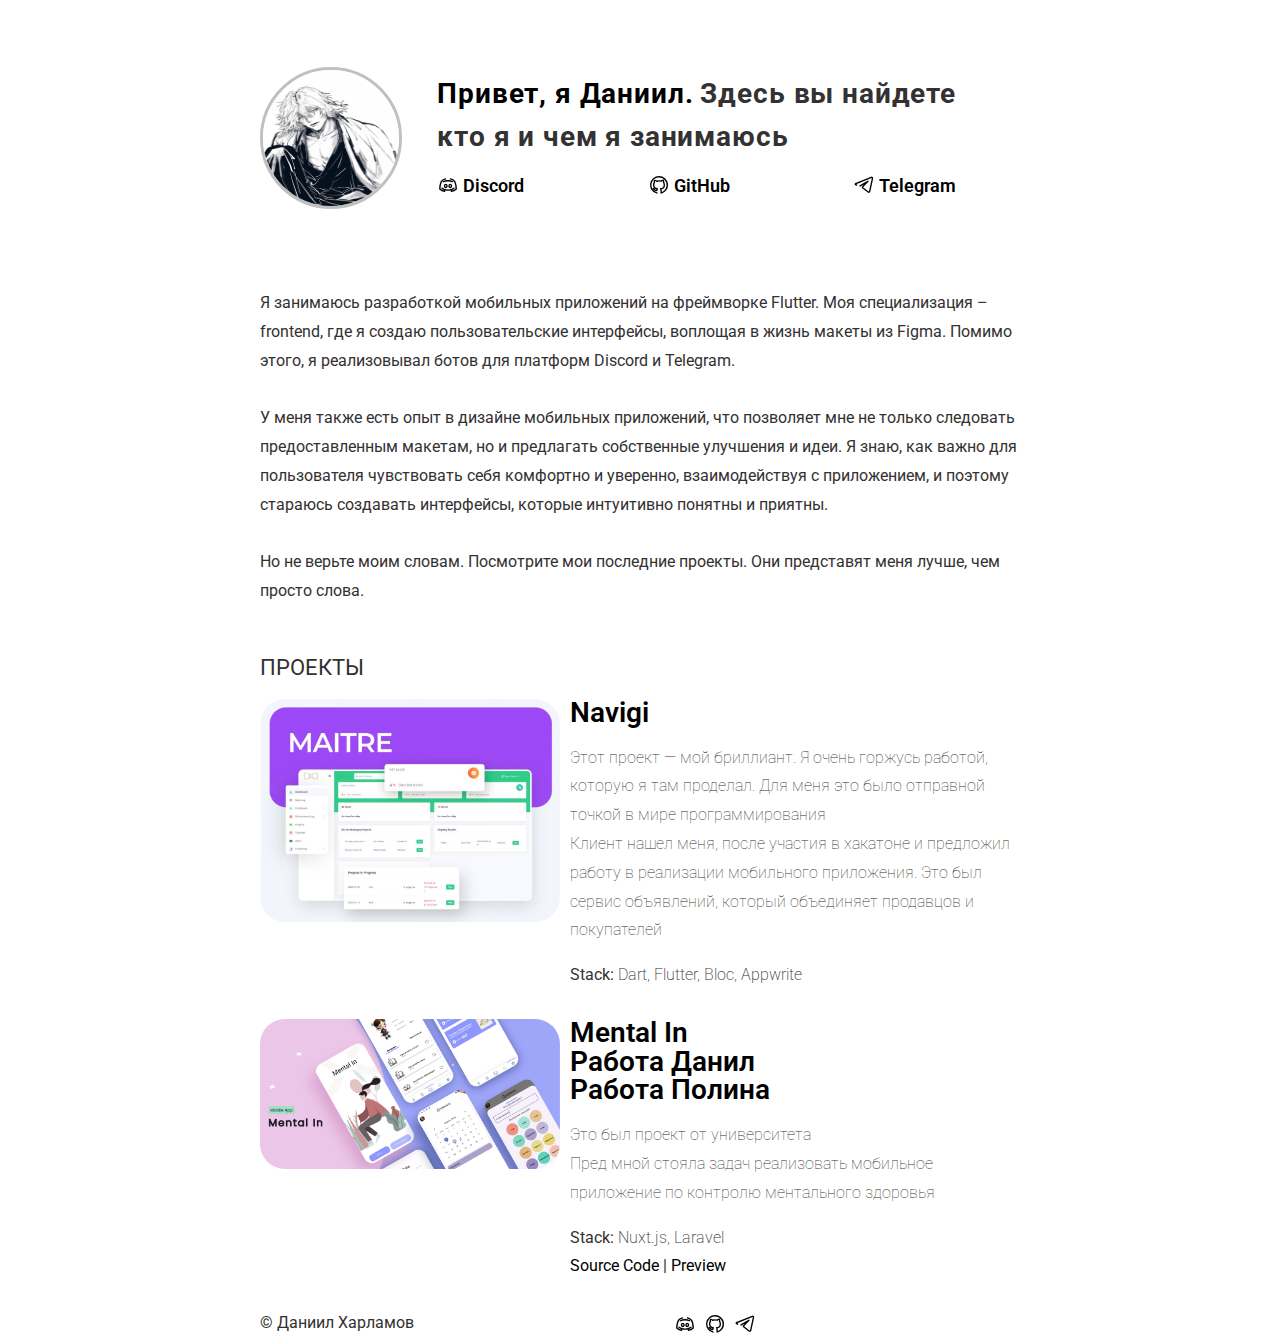
<file: index.html>
<!DOCTYPE html>
<html lang="en">
<head>
    <meta charset="UTF-8">
    <title>Обо мне</title>
    <link rel="stylesheet" type="text/css" href="/assets/styles/styles.css">
</head>
<body>
<div class="main">
    
    <div class="content">
        <div class="content__hello">
            <img class="content__hello-img" src="/assets/img/avatar.png" alt="Avatar">
            <div class="content__hello-text">
                    <span class="content__name">
                        <a href="/index.html">Привет, я Даниил.</a>
                    </span>
                <span class="content__description">Здесь вы найдете <br/> кто я и чем я занимаюсь</span>
                <nav class="content__social">
                    <a href="https://discordapp.com/users/495597472173916160" target="_blank" class="content__social-item">
                        <img src="/assets/img/icons/discord.svg" alt="Twitter">
                        <span>Discord</span>
                    </a>
                    <a href="https://github.com/kharlamcik" target="_blank" class="content__social-item">
                        <img src="/assets/img/icons/github.svg" alt="LinkedIn">
                        <span>GitHub</span>
                    </a>
                    <a href="https://t.me/kharlamcik" target="_blank" class="content__social-item">
                        <img src="/assets/img/icons/telegram.svg" alt="Telegram">
                        <span>Telegram</span>
                    </a>
                </nav>
            </div>
        </div>
        <div class="content__main">
            <div class="content__main-item">
                <div class="main-item__description">
                    <p>Я занимаюсь разработкой мобильных приложений на фреймворке Flutter. Моя специализация – frontend, где я создаю пользовательские интерфейсы, воплощая в жизнь макеты из Figma.

                        Помимо этого, я реализовывал ботов для платформ Discord и Telegram. </p>
                    
                    
                </div>
            </div>
            <div class="content__main-item">
                <div class="main-item__description">
                    <p>У меня также есть опыт в дизайне мобильных приложений, что позволяет мне не только следовать предоставленным макетам, но и предлагать собственные улучшения и идеи. Я знаю, как важно для пользователя чувствовать себя комфортно и уверенно, взаимодействуя с приложением, и поэтому стараюсь создавать интерфейсы, которые интуитивно понятны и приятны.</p>
                </div>
            </div>
            <div class="content__main-item">
                <div class="main-item__description">
                    <p>Но не верьте моим словам. Посмотрите мои последние проекты. Они представят меня лучше, чем просто слова.</p>
                </div>
            </div>
            <h2 class="content__subheader">Проекты</h2>
            <div class="content__main-item project">
                <a data-fslightbox href="/assets/img/project.png">
                    <img src="/assets/img/project2.png" alt="project1">
                </a>
                <div>
                    <div class="main-item__title">
                        <a href="/ru/example/project_navigi.html"><span>Navigi</span></a>
                    </div>
                    <div class="main-item__description">
                        <p>Этот проект — мой бриллиант. Я очень горжусь работой, которую я там проделал. Для меня это было отправной точкой в мире программирования
                            <br/> Клиент нашел меня, после участия в хакатоне и предложил работу в реализации мобильного приложения. Это был сервис объявлений, который объединяет продавцов и покупателей</p>
                    </div>
                    <div class="main-item__subdescription">
                        <p><span>Stack:</span> Dart, Flutter, Bloc, Appwrite</p>
                        
                    </div>
                </div>
            </div>
            <div class="content__main-item project">
                <a data-fslightbox href="/assets/img/project2.png">
                    <img src="/assets/img/mental_in/second shot v2.png" alt="project2">
                </a>
                <div>
                    <div class="main-item__title">
                        <a href="/ru/example/project_menatl_in.html"><span>Mental In</span></a>
                    </div>
                    <div class="main-item__title">
                        <a href="/ru/example/asdfsad.html"><span>Работа Данил</span></a>
                    </div>
                    <div class="main-item__title">
                        <a href="/ru/example/Pola.html"><span>Работа Полина</span></a>
                    </div>
                    <div class="main-item__description">
                        <p>Это был проект от университета
                            <br/>Пред мной стояла задач реализовать мобильное приложение по контролю ментального здоровья</p>
                    </div>
                    <div class="main-item__subdescription">
                        <p><span>Stack:</span> Nuxt.js, Laravel</p>
                        <p class="main-item__links"><a href=""><span>Source Code</span></a><span>|</span><a href=""><span>Preview</span></a> </p>
                    </div>
                </div>
            </div>
        </div>
    </div>
    <div class="footer">
        <div>
            <span>© Даниил Харламов</span>
        </div>
        <div>
            <nav class="footer__social">
                
                <a href="https://discordapp.com/users/495597472173916160" target="_blank" class="footer__social-item">
                    <img src="/assets/img/icons/discord.svg" alt="Twitter">
                    
                </a>
                <a href="https://github.com/kharlamcik" target="_blank" class="footer__social-item">
                    <img src="/assets/img/icons/github.svg" alt="LinkedIn">
                    
                </a>
                <a href="https://t.me/kharlamcik" target="_blank" class="footer__social-item">
                    <img src="/assets/img/icons/telegram.svg" alt="Telegram">
            </nav>
        </div>
    </div>
</div>
<script src="/assets/scripts/fslightbox.js"></script>
</body>
</html>
</file>
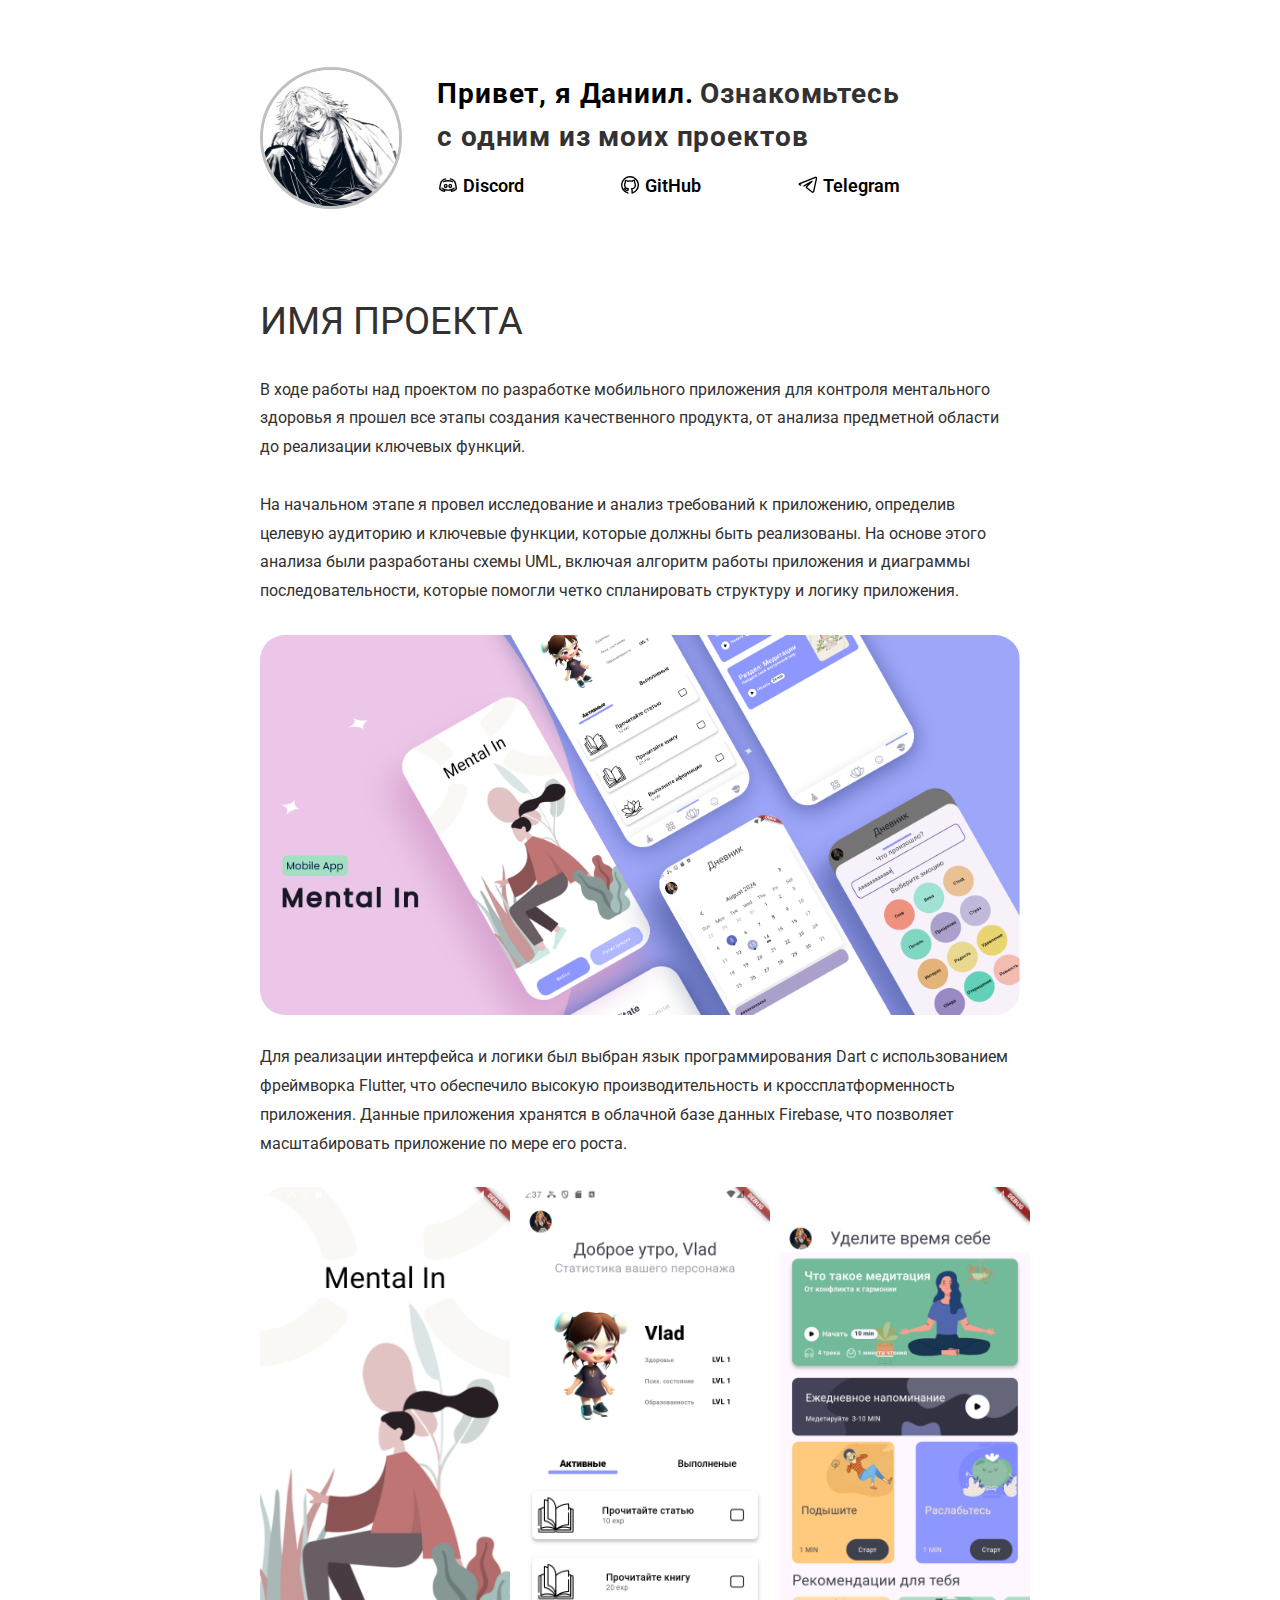
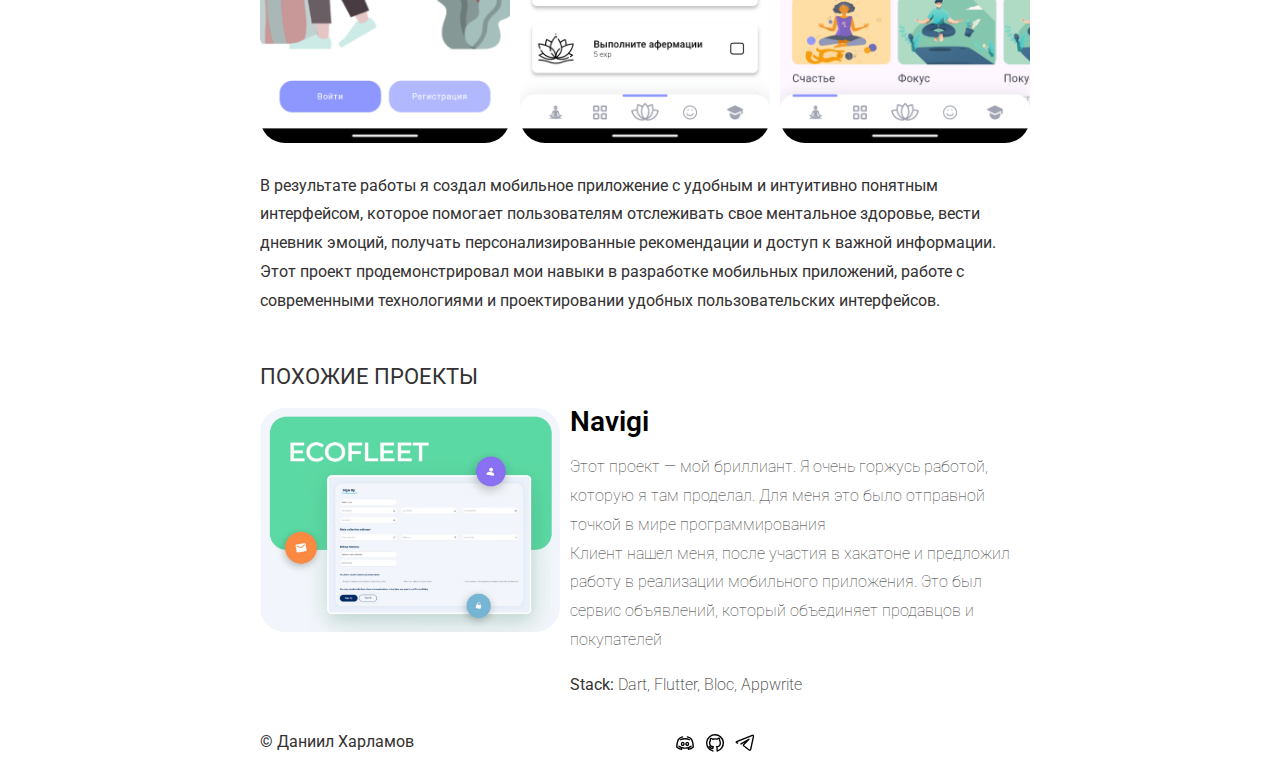
<file: ru/example/project_menatl_in.html>
<!DOCTYPE html>
<html lang="en">
<head>
    <meta charset="UTF-8">
    <title>Обо мне</title>
    <link rel="stylesheet" type="text/css" href="/assets/styles/styles.css">
</head>
<body>
<div class="main">
    
    <div class="content">
        <div class="content__hello">
            <img class="content__hello-img" src="/assets/img/avatar.png" alt="Avatar">
            <div class="content__hello-text">
                    <span class="content__name">
                        <a href="/index.html">Привет, я Даниил.</a>
                    </span>
                <span class="content__description">Ознакомьтесь <br/> с одним из моих проектов</span>
                <nav class="content__social">
                    <a href="https://discordapp.com/users/495597472173916160" target="_blank" class="content__social-item">
                        <img src="/assets/img/icons/discord.svg" alt="Twitter">
                        <span>Discord</span>
                    </a>
                    <a href="https://github.com/kharlamcik" target="_blank" class="content__social-item">
                        <img src="/assets/img/icons/github.svg" alt="LinkedIn">
                        <span>GitHub</span>
                    </a>
                    <a href="https://t.me/kharlamcik" target="_blank" class="content__social-item">
                        <img src="/assets/img/icons/telegram.svg" alt="Telegram">
                        <span>Telegram</span>
                    </a>
                </nav>
            </div>
        </div>
        <div class="content__main">
            <h1 class="content__about-header">Имя проекта</h1>
            <div class="content__main-item">
                <div class="main-item__description">
                    <p>В ходе работы над проектом по разработке мобильного приложения для контроля ментального здоровья я прошел все этапы создания качественного продукта, от анализа предметной области до реализации ключевых функций.</p>
                </div>
            </div>
            <div class="content__main-item">
                <div class="main-item__description">
                    <p>На начальном этапе я провел исследование и анализ требований к приложению, определив целевую аудиторию и ключевые функции, которые должны быть реализованы. На основе этого анализа были разработаны схемы UML, включая алгоритм работы приложения и диаграммы последовательности, которые помогли четко спланировать структуру и логику приложения.</p>
                </div>
            </div>
            <div class="content__main-item">
                <div class="main-item__description">
                    <img src="/assets/img/mental_in/second shot v2.png" alt="project">
                </div>
            </div>
            <div class="content__main-item">
                <div class="main-item__description">
                    <p>Для реализации интерфейса и логики был выбран язык программирования Dart с использованием фреймворка Flutter, что обеспечило высокую производительность и кроссплатформенность приложения. Данные приложения хранятся в облачной базе данных Firebase, что позволяет масштабировать приложение по мере его роста.</p>
                </div>
            </div>
            <div class="content__main-item">
                <div class="main-item__description">
                    <img src="/assets/img/mental_in/Screenshot_20240813_213935.png" alt="project" class="small-image">
                    <img src="/assets/img/mental_in/Screenshot_20240813_213759.png" alt="project" class="small-image">
                    <img src="/assets/img/mental_in/Screenshot_20240813_213736.png" alt="project" class="small-image">
                </div>
            </div>
            
            <div class="content__main-item">
                <div class="main-item__description">
                    <p>В результате работы я создал мобильное приложение с удобным и интуитивно понятным интерфейсом, которое помогает пользователям отслеживать свое ментальное здоровье, вести дневник эмоций, получать персонализированные рекомендации и доступ к важной информации. Этот проект продемонстрировал мои навыки в разработке мобильных приложений, работе с современными технологиями и проектировании удобных пользовательских интерфейсов.</p>
                </div>
            </div>
            <h2 class="content__subheader">Похожие проекты</h2>
            <div class="content__main-item project">
                <a data-fslightbox href="/assets/img/project.png">
                    <img src="/assets/img/project.png" alt="project1">
                </a>
                <div>
                    <div class="main-item__title">
                        <a href="/ru/example/project_navigi.html"><span>Navigi</span></a>
                    </div>
                    <div class="main-item__description">
                        <p>Этот проект — мой бриллиант. Я очень горжусь работой, которую я там проделал. Для меня это было отправной точкой в мире программирования
                            <br/> Клиент нашел меня, после участия в хакатоне и предложил работу в реализации мобильного приложения. Это был сервис объявлений, который объединяет продавцов и покупателей</p>
                    </div>
                    <div class="main-item__subdescription">
                        <p><span>Stack:</span> Dart, Flutter, Bloc, Appwrite</p>
                        
                    </div>
                </div>
            </div>
        </div>
    </div>
    <div class="footer">
        <div>
            <span>© Даниил Харламов</span>
        </div>
        <div>
            <nav class="footer__social">
                
                <a href="https://discordapp.com/users/495597472173916160" target="_blank" class="footer__social-item">
                    <img src="/assets/img/icons/discord.svg" alt="Twitter">
                    
                </a>
                <a href="https://github.com/kharlamcik" target="_blank" class="footer__social-item">
                    <img src="/assets/img/icons/github.svg" alt="LinkedIn">
                    
                </a>
                <a href="https://t.me/kharlamcik" target="_blank" class="footer__social-item">
                    <img src="/assets/img/icons/telegram.svg" alt="Telegram">
            </nav>
        </div>
    </div>
</div>
<script src="/assets/scripts/fslightbox.js"></script>
</body>
</html>
</file>
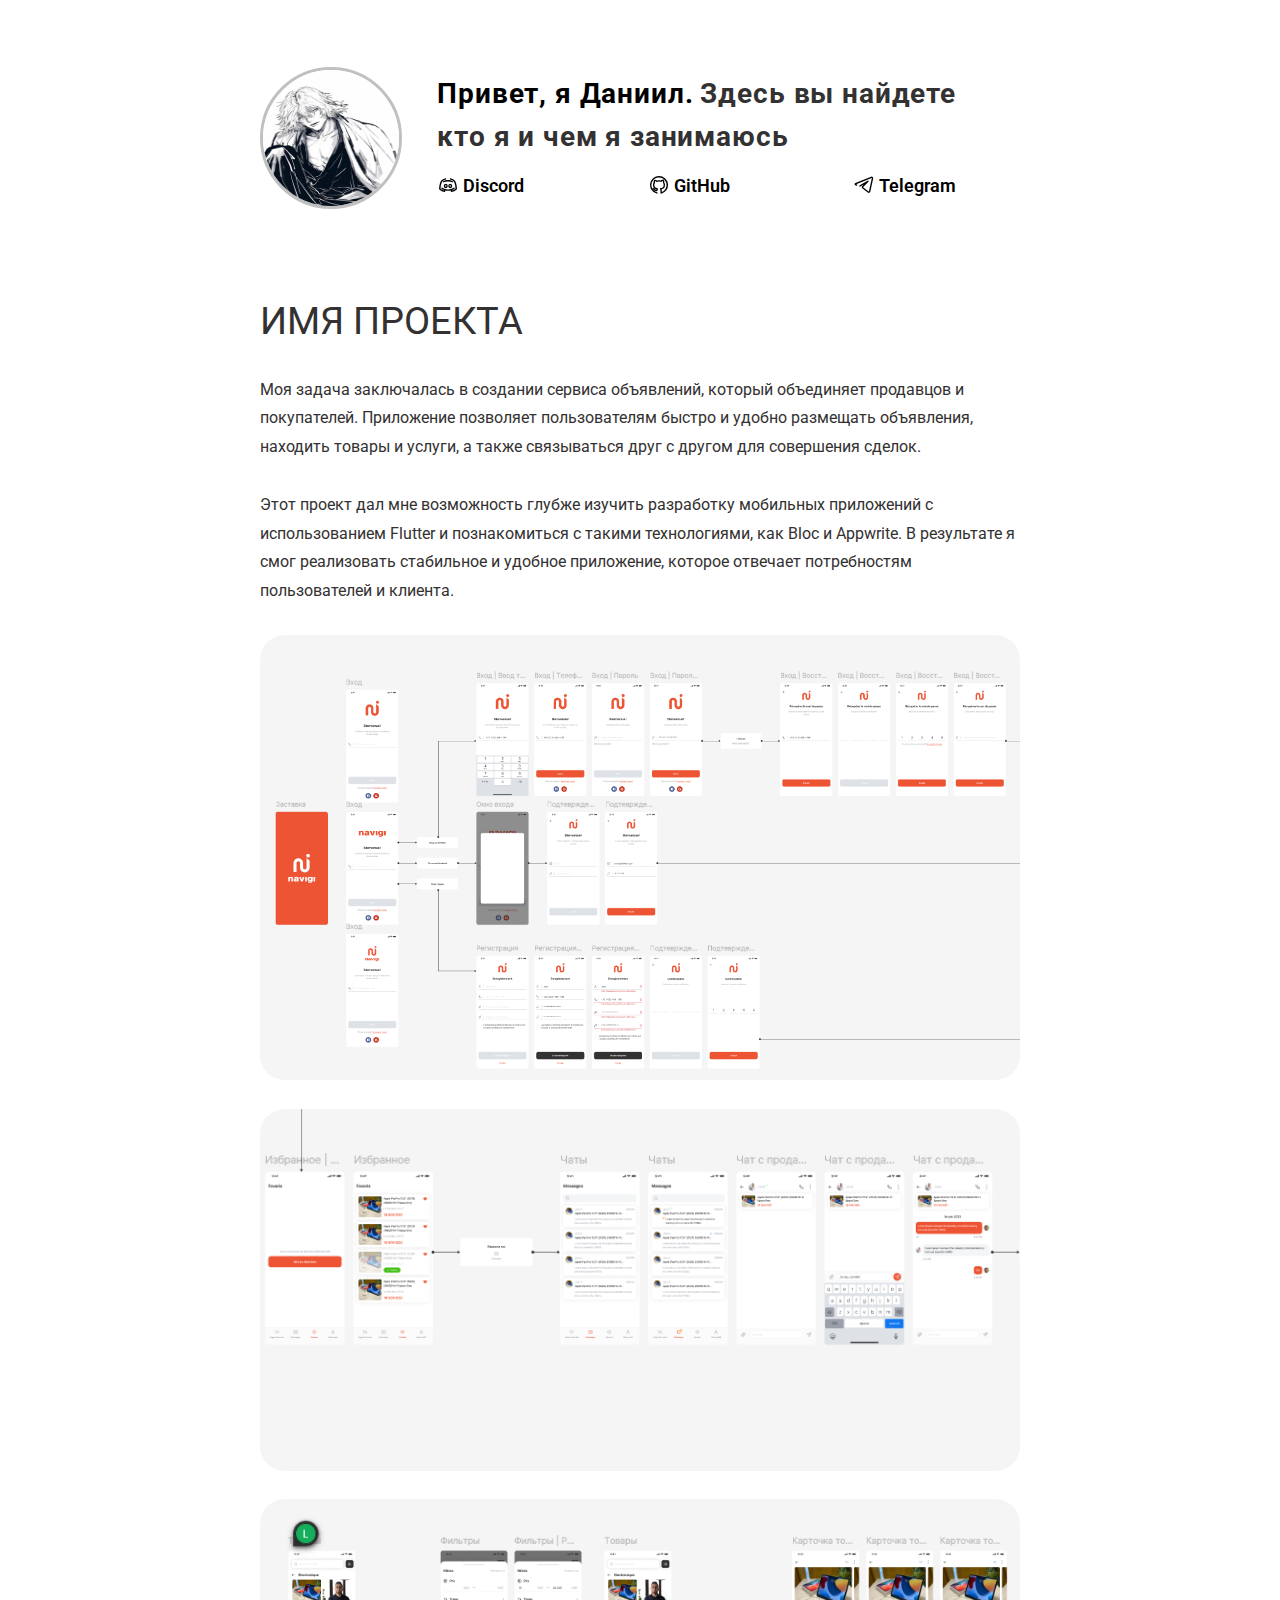
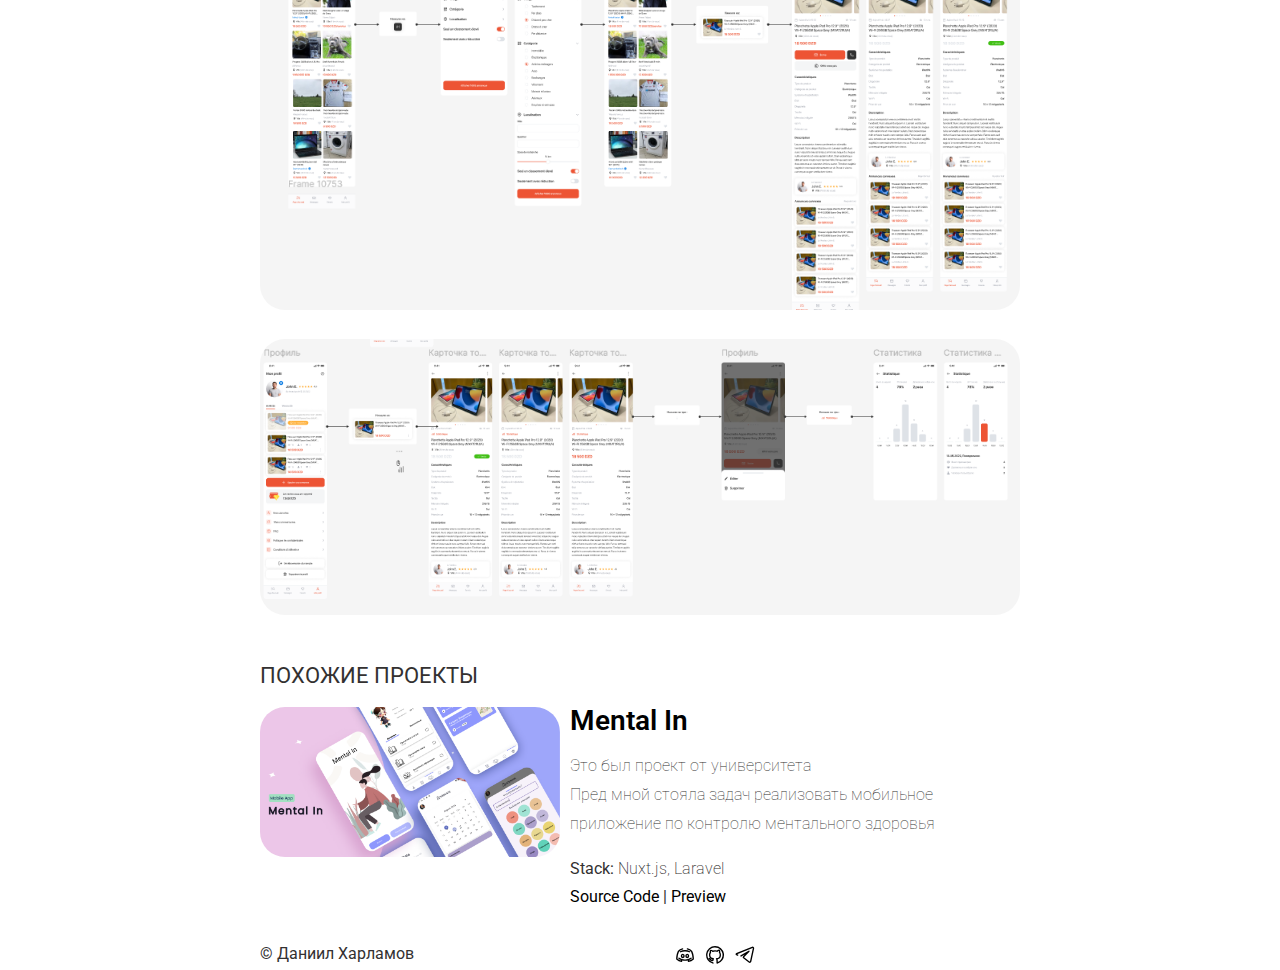
<file: ru/example/project_navigi.html>
<!DOCTYPE html>
<html lang="en">
<head>
    <meta charset="UTF-8">
    <title>Обо мне</title>
    <link rel="stylesheet" type="text/css" href="/assets/styles/styles.css">
</head>
<body>
<div class="main">
    
    <div class="content">
        <div class="content__hello">
            <img class="content__hello-img" src="/assets/img/avatar.png" alt="Avatar">
            <div class="content__hello-text">
                <span class="content__name">
                    <a href="/index.html">Привет, я Даниил.</a>
                </span>
            <span class="content__description">Здесь вы найдете <br/> кто я и чем я занимаюсь</span>
            <nav class="content__social">
                <a href="https://discordapp.com/users/495597472173916160" target="_blank" class="content__social-item">
                    <img src="/assets/img/icons/discord.svg" alt="Twitter">
                    <span>Discord</span>
                </a>
                <a href="https://github.com/kharlamcik" target="_blank" class="content__social-item">
                    <img src="/assets/img/icons/github.svg" alt="LinkedIn">
                    <span>GitHub</span>
                </a>
                <a href="https://t.me/kharlamcik" target="_blank" class="content__social-item">
                    <img src="/assets/img/icons/telegram.svg" alt="Telegram">
                    <span>Telegram</span>
                </a>
            </nav>
        </div>
        </div>
        <div class="content__main">
            <h1 class="content__about-header">Имя проекта</h1>
            <div class="content__main-item">
                <div class="main-item__description">
                    <p>Моя задача заключалась в создании сервиса объявлений, который объединяет продавцов и покупателей. Приложение позволяет пользователям быстро и удобно размещать объявления, находить товары и услуги, а также связываться друг с другом для совершения сделок.</p>
                </div>
            </div>
            <div class="content__main-item">
                <div class="main-item__description">
                    <p>Этот проект дал мне возможность глубже изучить разработку мобильных приложений с использованием Flutter и познакомиться с такими технологиями, как Bloc и Appwrite. В результате я смог реализовать стабильное и удобное приложение, которое отвечает потребностям пользователей и клиента.</p>
                </div>
            </div>
            <div class="content__main-item">
                <div class="main-item__description">
                    <img src="/assets/img/navigi/2fbcae69d4.png" alt="project">
                </div>
            </div>
            <div class="content__main-item">
                <div class="main-item__description">
                    <img src="/assets/img/navigi/3bae295d62.png" alt="project">
                </div>
            </div>
            <div class="content__main-item">
                <div class="main-item__description">
                    <img src="/assets/img/navigi/7ee0dab0ce.png" alt="project">
                </div>
            </div>
            <div class="content__main-item">
                <div class="main-item__description">
                    <img src="/assets/img/navigi/c82916c848.png" alt="project">
                </div>
            </div>
            
            <h2 class="content__subheader">Похожие проекты</h2>
            <div class="content__main-item project">
                <a data-fslightbox href="/assets/img/project2.png">
                    <img src="/assets/img/mental_in/second shot v2.png" alt="project2">
                </a>
                <div>
                    <div class="main-item__title">
                        <a href="/ru/example/project_menatl_in.html"><span>Mental In</span></a>
                    </div>
                    <div class="main-item__description">
                        <p>Это был проект от университета
                            <br/>Пред мной стояла задач реализовать мобильное приложение по контролю ментального здоровья</p>
                    </div>
                    <div class="main-item__subdescription">
                        <p><span>Stack:</span> Nuxt.js, Laravel</p>
                        <p class="main-item__links"><a href="https://github.com/QuiXXX00/Mental-In"><span>Source Code</span></a><span>|</span><a href=""><span>Preview</span></a> </p>
                    </div>
                </div>
            </div>
        </div>
    </div>
    <div class="footer">
        <div>
            <span>© Даниил Харламов</span>
        </div>
        <div>
            <nav class="footer__social">
                
                <a href="https://discordapp.com/users/495597472173916160" target="_blank" class="footer__social-item">
                    <img src="/assets/img/icons/discord.svg" alt="Twitter">
                    
                </a>
                <a href="https://github.com/kharlamcik" target="_blank" class="footer__social-item">
                    <img src="/assets/img/icons/github.svg" alt="LinkedIn">
                    
                </a>
                <a href="https://t.me/kharlamcik" target="_blank" class="footer__social-item">
                    <img src="/assets/img/icons/telegram.svg" alt="Telegram">
            </nav>
        </div>
    </div>
</div>
<script src="/assets/scripts/fslightbox.js"></script>
</body>
</html>
</file>
<file: assets/styles/styles.css>
@import url('https://fonts.googleapis.com/css2?family=Roboto:wght@100;300;400;500;700;900&display=swap');
/***
    The new CSS reset - version 1.7.3 (last updated 7.8.2022)
    GitHub page: https://github.com/elad2412/the-new-css-reset
***/

/*
    Remove all the styles of the "User-Agent-Stylesheet", except for the 'display' property
    - The "symbol *" part is to solve Firefox SVG sprite bug
 */
*:where(:not(html, iframe, canvas, img, svg, video, audio):not(svg *, symbol *)) {
    all: unset;
    display: revert;
}

/* Preferred box-sizing value */
*,
*::before,
*::after {
    box-sizing: border-box;
}

/* Reapply the pointer cursor for anchor tags */
a, button {
    cursor: revert;
}

/* Remove list styles (bullets/numbers) */
ol, ul, menu {
    list-style: none;
}

/* For images to not be able to exceed their container */
img {
    max-width: 100%;
}

/* removes spacing between cells in tables */
table {
    border-collapse: collapse;
}

/* Safari - solving issue when using user-select:none on the <body> text input doesn't working */
input, textarea {
    -webkit-user-select: auto;
}

/* revert the 'white-space' property for textarea elements on Safari */
textarea {
    white-space: revert;
}

/* minimum style to allow to style meter element */
meter {
    -webkit-appearance: revert;
    appearance: revert;
}

/* reset default text opacity of input placeholder */
::placeholder {
    color: unset;
}

/* fix the feature of 'hidden' attribute.
   display:revert; revert to element instead of attribute */
:where([hidden]) {
    display: none;
}

/* revert for bug in Chromium browsers
   - fix for the content editable attribute will work properly.
   - webkit-user-select: auto; added for Safari in case of using user-select:none on wrapper element*/
:where([contenteditable]:not([contenteditable="false"])) {
    -moz-user-modify: read-write;
    -webkit-user-modify: read-write;
    overflow-wrap: break-word;
    -webkit-line-break: after-white-space;
    -webkit-user-select: auto;
}

/* apply back the draggable feature - exist only in Chromium and Safari */
:where([draggable="true"]) {
    -webkit-user-drag: element;
}

body {
    font-family: 'Roboto', sans-serif;
    color: #333131;
}

a {
    color: black;
    font-weight: 600;
}

a:hover {
    text-decoration: underline;
}

@media (prefers-color-scheme: dark) {
    body {
        background-color: black;
        color: #c8cbcd;
    }

    a {
        color: #fff;
    }

    .content__social-item img,
    .footer__social-item img{
        filter: invert(1);
    }
}

.main {
    margin: auto;
    width: 47.5rem;
}

.content__hello {
    display: flex;
    margin-top: 4.2rem;
    margin-bottom: 5rem;
    font-size: 28px;
    line-height: 2.8rem;
}

.content__hello-img {
    width: 142px;
    height: 142px;
    min-width: 142px;
    border-radius: 50%;
    border: 3px solid silver;
}

.content__hello-text {
    margin-left: 2.2rem;
    line-height: 2.7rem;
    margin-top: 5px;
}

.content__name a {
    font-weight: 700;
    letter-spacing: 0.03em;
}

.content__description {
    font-weight: 700;
    letter-spacing: 0.03em;
}

.header {
    display: flex;
    justify-content: end;
    margin-top: 0.2rem;
}
.header span {
    margin-left: 3px;
}

.content__social {
    display: flex;
    max-width: 36rem;
    font-size: 18px;
    padding-top: 5px;
    -webkit-box-orient: horizontal;
    -webkit-box-direction: normal;
    flex-direction: row;
    flex: 1 1 0%;
    -webkit-box-pack: start;
    justify-content: space-between;
}
.content__social-item {
    display: flex;
    align-items: center;
}
.content__social-item img {
    width: 22px;
    height: 22px;
    margin-right: 4px;
}

.content__about-header {
    font-size: 2.4rem;
    margin-bottom: 1.4rem;
    line-height: 4rem;
    text-transform: uppercase;
}

.content__subheader {
    font-size: 1.4rem;
    line-height: 4rem;
    text-transform: uppercase;
}

.content__main-item {
    display: flex;
    line-height: 1.8rem;
    margin-bottom: 1.8rem;
}
.content__main-item.project img {
    max-width: 300px;
    height: auto;
    margin-right: 10px;
    border-radius: 25px;
}


.main-item__description img {
    border-radius: 25px;
}

.project .main-item__title {
    font-weight: 500;
    font-size: 28px;
}

.project .main-item__links span {
    margin-right: 4px;
}

.project .main-item__description {
    font-weight: 100;
    margin-top: 1rem;
}

.project .main-item__subdescription {
    font-weight: 200;
    margin-top: 1rem;
}
.project .main-item__subdescription span {
    font-weight: 400;
}

.post .main-item__title{
    font-size: 1.48rem;
    line-height: 2rem;
    font-weight: 500;
    letter-spacing: .05rem;
}

.post .main-item__title a{
    box-shadow: none;
    letter-spacing: 0.03em;
}

.post .main-item__date {
    display: inline-block;
    font-size: .94rem;
    font-weight: 700;
    line-height: 1.55rem;
}

.post .main-item__description {
    line-height: 1.8rem;
    margin-top: -0.2rem;
    margin-bottom: 0.8rem;
}

.footer {
    margin-top: 2rem;
    display: flex;
    justify-content: space-between;
}

.footer__social-item img {
    width: 22px;
    height: 22px;
    margin-right: 4px;
}
.main-item__description {
    display: flex;
    gap: 10px; 
}

.small-image {
    max-width: 250px;
    height: auto; 
}
</file>
